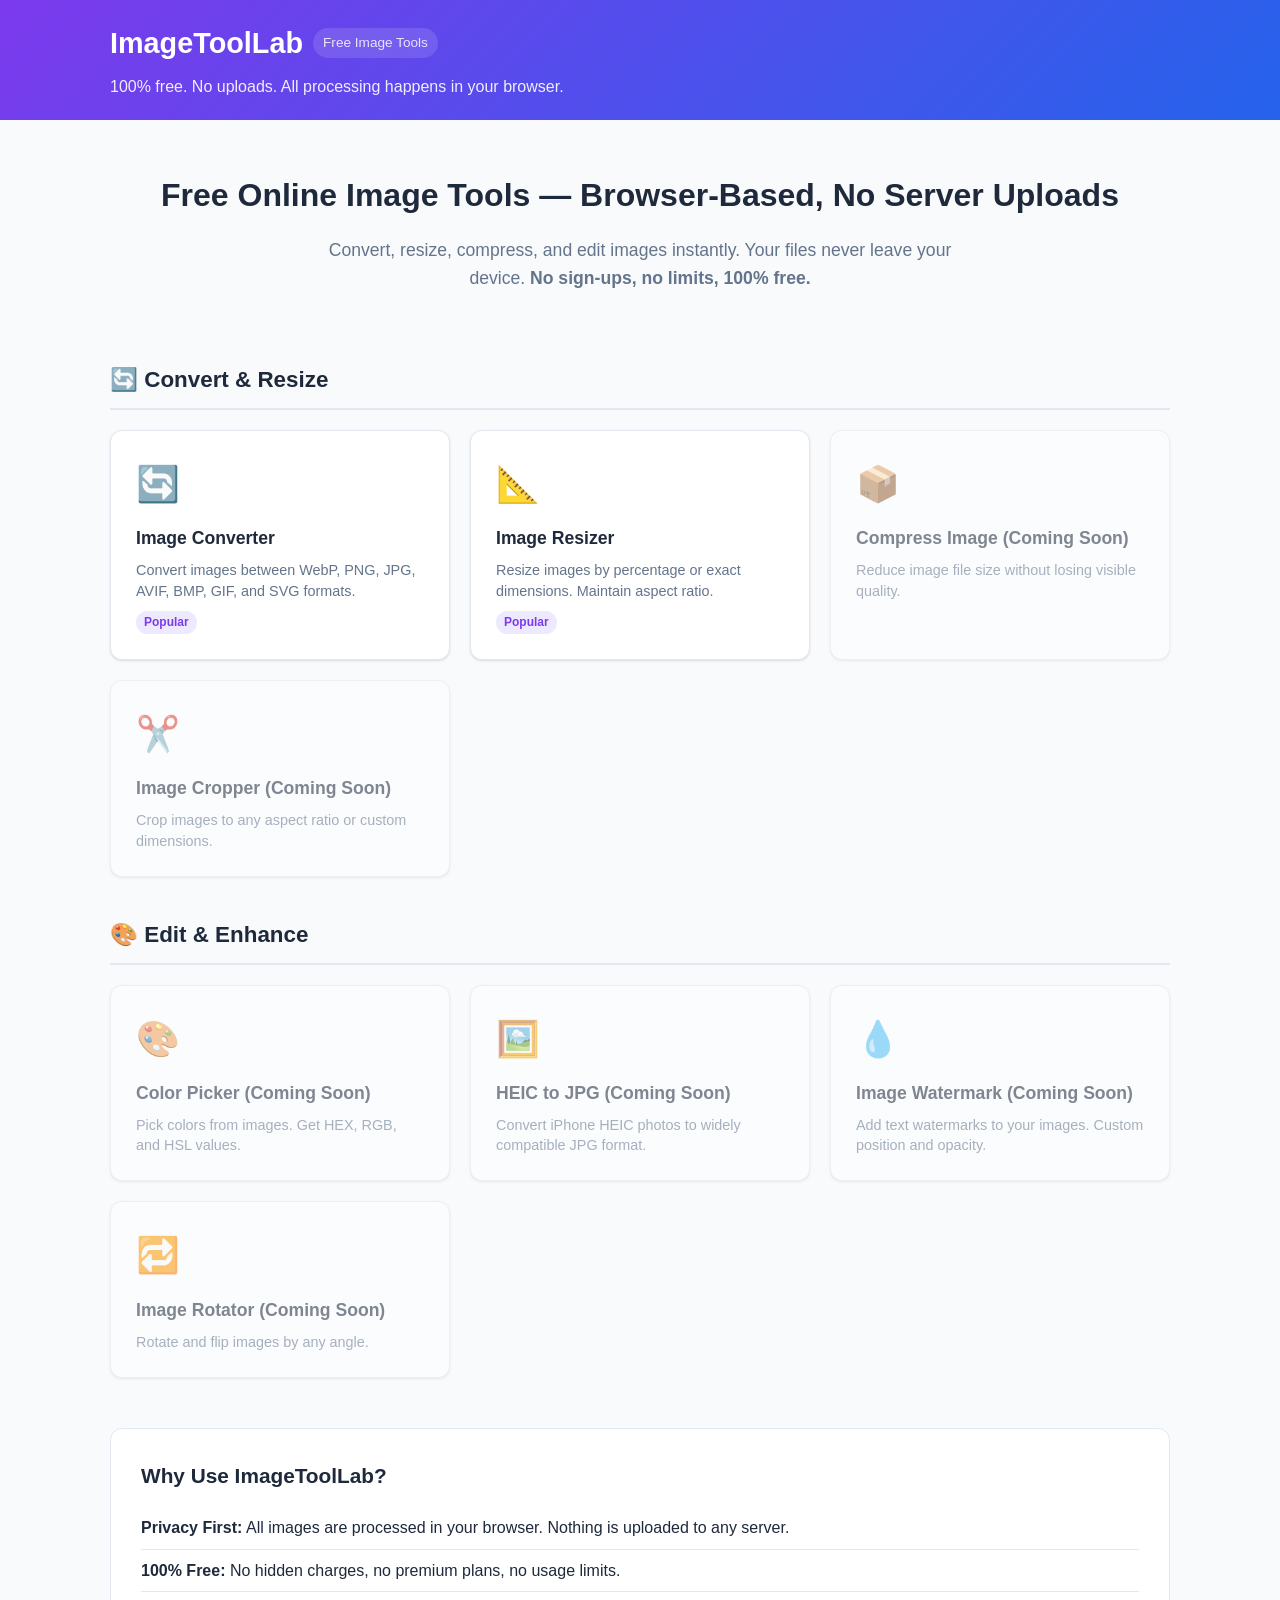
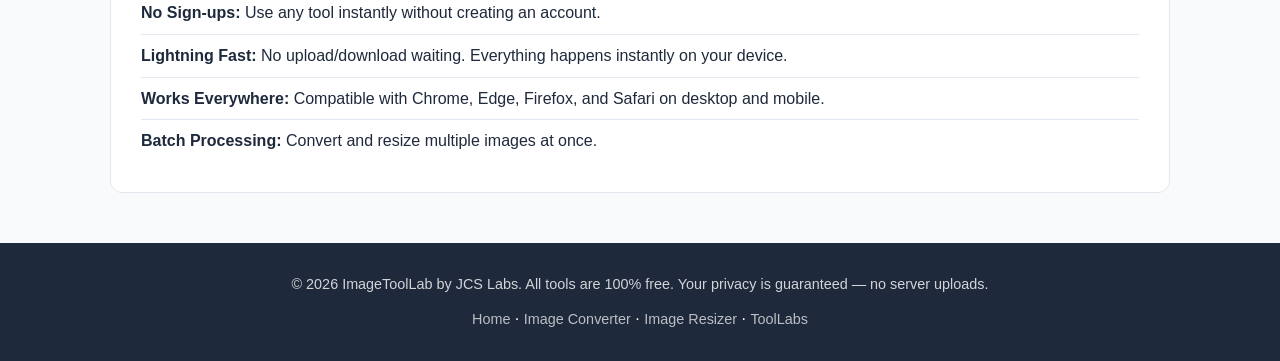
<file: index.html>
<!DOCTYPE html>
<html lang="en">
<head>
  <!-- Google tag (gtag.js) -->
  <script async src="https://www.googletagmanager.com/gtag/js?id=G-503ZSLGF0W"></script>
  <script>
    window.dataLayer = window.dataLayer || [];
    function gtag(){dataLayer.push(arguments);}
    gtag('js', new Date());
    gtag('config', 'G-503ZSLGF0W');

    function trackEvent(action, params) {
      if (typeof gtag === 'function') gtag('event', action, params || {});
    }
  </script>
  <meta charset="UTF-8">
  <meta name="viewport" content="width=device-width, initial-scale=1.0">
  <title>ImageToolLab - Free Online Image Converter, Resizer & More</title>
  <meta name="description" content="100% free online image tools. Convert images to any format, resize, compress, crop, and more. All processing happens in your browser — no uploads, no sign-ups.">
  <meta name="keywords" content="image converter, image resizer, free image tools, convert webp to png, convert jpg to webp, resize image online, image compressor, crop image online">
  <meta property="og:title" content="ImageToolLab - Free Online Image Converter, Resizer & More">
  <meta property="og:description" content="100% free online image tools. Convert, resize, compress, crop and more. All processing in your browser — no uploads.">
  <meta property="og:url" content="https://image-toollab.vercel.app">
  <meta property="og:type" content="website">
  <meta property="og:site_name" content="ImageToolLab">
  <meta name="twitter:card" content="summary">
  <meta name="twitter:title" content="ImageToolLab - Free Online Image Tools">
  <meta name="twitter:description" content="Convert, resize, compress, crop and more. 100% free, no uploads.">
  <link rel="icon" type="image/svg+xml" href="/favicon.svg">
  <link rel="canonical" href="https://image-toollab.vercel.app">
  <link rel="stylesheet" href="/css/style.css">
</head>
<body>

  <header class="site-header">
    <div class="container">
      <a href="/" class="logo">ImageToolLab <span class="logo-tag">Free Image Tools</span></a>
      <p class="tagline">100% free. No uploads. All processing happens in your browser.</p>
    </div>
  </header>

  <main class="container">
    <section class="hero">
      <h1>Free Online Image Tools — Browser-Based, No Server Uploads</h1>
      <p>Convert, resize, compress, and edit images instantly. Your files never leave your device. <strong>No sign-ups, no limits, 100% free.</strong></p>
    </section>

    <section class="tool-grid">
      <h2 class="section-title">🔄 Convert & Resize</h2>
      <div class="grid">
        <a href="/image-converter.html" class="tool-card">
          <div class="tool-icon">🔄</div>
          <h3>Image Converter</h3>
          <p>Convert images between WebP, PNG, JPG, AVIF, BMP, GIF, and SVG formats.</p>
          <span class="tool-badge">Popular</span>
        </a>
        <a href="/image-resizer.html" class="tool-card">
          <div class="tool-icon">📐</div>
          <h3>Image Resizer</h3>
          <p>Resize images by percentage or exact dimensions. Maintain aspect ratio.</p>
          <span class="tool-badge">Popular</span>
        </a>
        <a href="#" class="tool-card disabled">
          <div class="tool-icon">📦</div>
          <h3>Compress Image (Coming Soon)</h3>
          <p>Reduce image file size without losing visible quality.</p>
        </a>
        <a href="#" class="tool-card disabled">
          <div class="tool-icon">✂️</div>
          <h3>Image Cropper (Coming Soon)</h3>
          <p>Crop images to any aspect ratio or custom dimensions.</p>
        </a>
      </div>

      <h2 class="section-title">🎨 Edit & Enhance</h2>
      <div class="grid">
        <a href="#" class="tool-card disabled">
          <div class="tool-icon">🎨</div>
          <h3>Color Picker (Coming Soon)</h3>
          <p>Pick colors from images. Get HEX, RGB, and HSL values.</p>
        </a>
        <a href="#" class="tool-card disabled">
          <div class="tool-icon">🖼️</div>
          <h3>HEIC to JPG (Coming Soon)</h3>
          <p>Convert iPhone HEIC photos to widely compatible JPG format.</p>
        </a>
        <a href="#" class="tool-card disabled">
          <div class="tool-icon">💧</div>
          <h3>Image Watermark (Coming Soon)</h3>
          <p>Add text watermarks to your images. Custom position and opacity.</p>
        </a>
        <a href="#" class="tool-card disabled">
          <div class="tool-icon">🔁</div>
          <h3>Image Rotator (Coming Soon)</h3>
          <p>Rotate and flip images by any angle.</p>
        </a>
      </div>
    </section>

    <section class="seo-content">
      <h2>Why Use ImageToolLab?</h2>
      <ul>
        <li><strong>Privacy First:</strong> All images are processed in your browser. Nothing is uploaded to any server.</li>
        <li><strong>100% Free:</strong> No hidden charges, no premium plans, no usage limits.</li>
        <li><strong>No Sign-ups:</strong> Use any tool instantly without creating an account.</li>
        <li><strong>Lightning Fast:</strong> No upload/download waiting. Everything happens instantly on your device.</li>
        <li><strong>Works Everywhere:</strong> Compatible with Chrome, Edge, Firefox, and Safari on desktop and mobile.</li>
        <li><strong>Batch Processing:</strong> Convert and resize multiple images at once.</li>
      </ul>
    </section>
  </main>

  <footer class="site-footer">
    <div class="container">
      <p>&copy; 2026 ImageToolLab by JCS Labs. All tools are 100% free. Your privacy is guaranteed — no server uploads.</p>
      <nav>
        <a href="/">Home</a> &middot;
        <a href="/image-converter.html">Image Converter</a> &middot;
        <a href="/image-resizer.html">Image Resizer</a> &middot;
        <a href="https://toollabs-phi.vercel.app/" target="_blank">ToolLabs</a>
      </nav>
    </div>
  </footer>

</body>
</html>
</file>
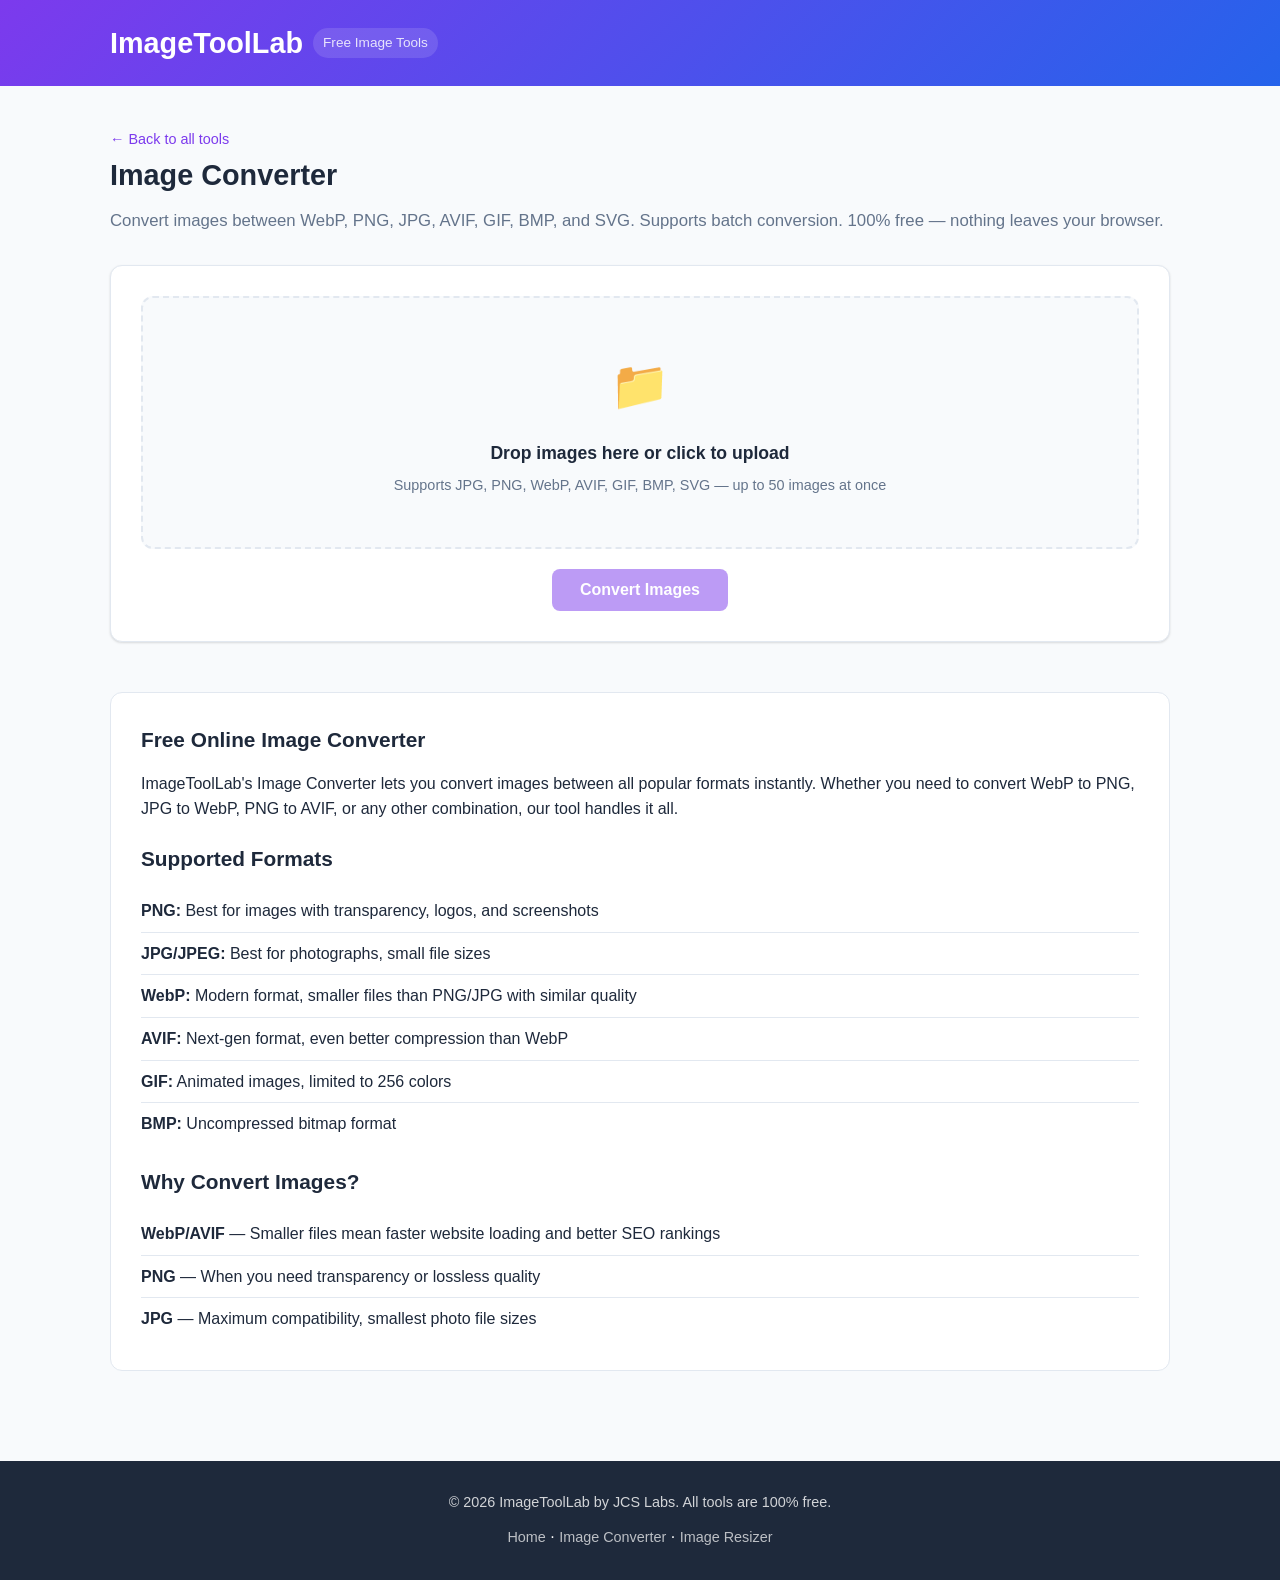
<file: image-converter.html>
<!DOCTYPE html>
<html lang="en">
<head>
  <!-- Google tag (gtag.js) -->
  <script async src="https://www.googletagmanager.com/gtag/js?id=G-503ZSLGF0W"></script>
  <script>
    window.dataLayer = window.dataLayer || [];
    function gtag(){dataLayer.push(arguments);}
    gtag('js', new Date());
    gtag('config', 'G-503ZSLGF0W');

    function trackEvent(action, params) {
      if (typeof gtag === 'function') gtag('event', action, params || {});
    }
  </script>
  <meta charset="UTF-8">
  <meta name="viewport" content="width=device-width, initial-scale=1.0">
  <title>Free Image Converter - Convert WebP, PNG, JPG, AVIF, GIF, BMP Online | ImageToolLab</title>
  <meta name="description" content="Convert images between WebP, PNG, JPG, AVIF, GIF, BMP and SVG formats. 100% free, no upload. Batch conversion supported. Works in your browser.">
  <meta name="keywords" content="image converter, webp to png, png to jpg, jpg to webp, webp converter, avif converter, image format converter, free online image converter">
  <meta property="og:title" content="Free Image Converter - Convert WebP, PNG, JPG, AVIF Online">
  <meta property="og:description" content="Convert images between WebP, PNG, JPG, AVIF, GIF, BMP formats. 100% free, no upload. Batch supported.">
  <meta property="og:url" content="https://image-toollab.vercel.app/image-converter.html">
  <meta property="og:type" content="website">
  <meta property="og:site_name" content="ImageToolLab">
  <meta name="twitter:card" content="summary">
  <meta name="twitter:title" content="Free Image Converter - Convert Any Image Format">
  <meta name="twitter:description" content="WebP, PNG, JPG, AVIF, GIF, BMP. 100% free, batch conversion, no upload.">
  <link rel="icon" type="image/svg+xml" href="/favicon.svg">
  <link rel="canonical" href="https://image-toollab.vercel.app/image-converter.html">
  <link rel="stylesheet" href="/css/style.css">
</head>
<body>

  <header class="site-header">
    <div class="container">
      <a href="/" class="logo">ImageToolLab <span class="logo-tag">Free Image Tools</span></a>
    </div>
  </header>

  <main class="container">
    <section class="tool-page">
      <a href="/" style="color:var(--primary);font-size:0.9rem;text-decoration:none;">&#8592; Back to all tools</a>
      <div class="tool-header">
        <h1>Image Converter</h1>
        <p>Convert images between WebP, PNG, JPG, AVIF, GIF, BMP, and SVG. Supports batch conversion. 100% free — nothing leaves your browser.</p>
      </div>

      <div class="tool-container">
        <!-- Upload Area -->
        <div class="upload-area" id="uploadArea">
          <div class="upload-icon">📁</div>
          <h3>Drop images here or click to upload</h3>
          <p>Supports JPG, PNG, WebP, AVIF, GIF, BMP, SVG — up to 50 images at once</p>
          <input type="file" id="fileInput" accept="image/*" multiple>
        </div>

        <!-- File Info -->
        <div class="file-info" id="fileInfo">
          <span class="file-name" id="fileName"></span>
          <span class="file-size" id="fileSize"></span>
        </div>

        <!-- Options -->
        <div class="options-panel" id="optionsPanel" style="display:none;">
          <h3>Conversion Settings</h3>
          <div class="option-row">
            <label>Convert to:</label>
            <select id="targetFormat">
              <option value="image/png">PNG (.png)</option>
              <option value="image/jpeg">JPG (.jpg)</option>
              <option value="image/webp" selected>WebP (.webp)</option>
              <option value="image/avif">AVIF (.avif)</option>
              <option value="image/bmp">BMP (.bmp)</option>
              <option value="image/gif">GIF (.gif)</option>
            </select>
          </div>
          <div class="option-row" id="qualityRow">
            <label>Quality:</label>
            <input type="range" id="quality" min="10" max="100" value="90" style="min-width:200px;">
            <span id="qualityVal" style="font-size:0.9rem;font-weight:600;">90%</span>
          </div>
          <div class="option-row">
            <label>Background (for PNG/transparent):</label>
            <select id="bgColor">
              <option value="white">White</option>
              <option value="transparent">Transparent (PNG/WebP only)</option>
              <option value="black">Black</option>
              <option value="custom">Custom Color</option>
            </select>
            <input type="color" id="customBgColor" value="#ffffff" style="display:none;width:40px;height:32px;border:none;cursor:pointer;">
          </div>
        </div>

        <!-- Convert Button -->
        <div style="margin-top:20px;text-align:center;">
          <button class="btn btn-primary" id="convertBtn" disabled>Convert Images</button>
        </div>

        <!-- Progress -->
        <div class="progress-container" id="progressContainer">
          <div class="progress-bar-bg">
            <div class="progress-bar-fill" id="progressBar"></div>
          </div>
          <p class="progress-text" id="progressText">Converting...</p>
        </div>

        <!-- Result -->
        <div class="result-container" id="resultContainer">
          <div class="result-icon">&#9989;</div>
          <h3>Conversion Complete!</h3>
          <p id="resultInfo"></p>
          <button class="btn btn-success" id="downloadBtn">Download All</button>
        </div>
      </div>

      <!-- SEO Content -->
      <div class="seo-content">
        <h2>Free Online Image Converter</h2>
        <p>ImageToolLab's Image Converter lets you convert images between all popular formats instantly. Whether you need to convert WebP to PNG, JPG to WebP, PNG to AVIF, or any other combination, our tool handles it all.</p>
        <h2 style="margin-top:20px;">Supported Formats</h2>
        <ul>
          <li><strong>PNG:</strong> Best for images with transparency, logos, and screenshots</li>
          <li><strong>JPG/JPEG:</strong> Best for photographs, small file sizes</li>
          <li><strong>WebP:</strong> Modern format, smaller files than PNG/JPG with similar quality</li>
          <li><strong>AVIF:</strong> Next-gen format, even better compression than WebP</li>
          <li><strong>GIF:</strong> Animated images, limited to 256 colors</li>
          <li><strong>BMP:</strong> Uncompressed bitmap format</li>
        </ul>
        <h2 style="margin-top:20px;">Why Convert Images?</h2>
        <ul>
          <li><strong>WebP/AVIF</strong> — Smaller files mean faster website loading and better SEO rankings</li>
          <li><strong>PNG</strong> — When you need transparency or lossless quality</li>
          <li><strong>JPG</strong> — Maximum compatibility, smallest photo file sizes</li>
        </ul>
      </div>
    </section>
  </main>

  <footer class="site-footer">
    <div class="container">
      <p>&copy; 2026 ImageToolLab by JCS Labs. All tools are 100% free.</p>
      <nav>
        <a href="/">Home</a> &middot;
        <a href="/image-converter.html">Image Converter</a> &middot;
        <a href="/image-resizer.html">Image Resizer</a>
      </nav>
    </div>
  </footer>

  <script>
    const uploadArea = document.getElementById('uploadArea');
    const fileInput = document.getElementById('fileInput');
    const fileInfo = document.getElementById('fileInfo');
    const optionsPanel = document.getElementById('optionsPanel');
    const convertBtn = document.getElementById('convertBtn');
    const progressContainer = document.getElementById('progressContainer');
    const progressBar = document.getElementById('progressBar');
    const progressText = document.getElementById('progressText');
    const resultContainer = document.getElementById('resultContainer');
    const resultInfo = document.getElementById('resultInfo');
    const downloadBtn = document.getElementById('downloadBtn');
    const targetFormat = document.getElementById('targetFormat');
    const qualitySlider = document.getElementById('quality');
    const qualityVal = document.getElementById('qualityVal');
    const bgColorSelect = document.getElementById('bgColor');
    const customBgColor = document.getElementById('customBgColor');

    let files = [];
    let convertedBlobs = [];

    // Events
    uploadArea.addEventListener('click', () => fileInput.click());
    uploadArea.addEventListener('dragover', (e) => { e.preventDefault(); uploadArea.classList.add('dragover'); });
    uploadArea.addEventListener('dragleave', () => uploadArea.classList.remove('dragover'));
    uploadArea.addEventListener('drop', (e) => {
      e.preventDefault();
      uploadArea.classList.remove('dragover');
      handleFiles(e.dataTransfer.files);
    });
    fileInput.addEventListener('change', (e) => handleFiles(e.target.files));

    qualitySlider.addEventListener('input', () => { qualityVal.textContent = qualitySlider.value + '%'; });

    targetFormat.addEventListener('change', () => {
      const fmt = targetFormat.value;
      const showQuality = ['image/jpeg', 'image/webp', 'image/avif'].includes(fmt);
      document.getElementById('qualityRow').style.display = showQuality ? 'flex' : 'none';
    });

    bgColorSelect.addEventListener('change', () => {
      customBgColor.style.display = bgColorSelect.value === 'custom' ? 'inline-block' : 'none';
    });

    downloadBtn.addEventListener('click', downloadAll);
    convertBtn.addEventListener('click', convertImages);

    function handleFiles(fileList) {
      files = Array.from(fileList).filter(f => f.type.startsWith('image/'));
      if (files.length === 0) return;
      document.getElementById('fileName').textContent = files.length === 1 ? files[0].name : `${files.length} images selected`;
      const totalSize = files.reduce((s, f) => s + f.size, 0);
      document.getElementById('fileSize').textContent = formatSize(totalSize);
      fileInfo.classList.add('show');
      optionsPanel.style.display = 'block';
      convertBtn.disabled = false;
      resultContainer.classList.remove('show');
    }

    async function convertImages() {
      trackEvent("convert_start", { tool: "image_converter", file_count: files.length, target_format: targetFormat.value });
      convertBtn.disabled = true;
      progressContainer.classList.add('show');
      resultContainer.classList.remove('show');
      convertedBlobs = [];
      const format = targetFormat.value;
      const quality = qualitySlider.value / 100;
      const ext = getExt(format);

      for (let i = 0; i < files.length; i++) {
        progressText.textContent = `Converting ${i + 1} of ${files.length}...`;
        progressBar.style.width = ((i + 1) / files.length * 100) + '%';
        try {
          const blob = await convertOne(files[i], format, quality);
          convertedBlobs.push({ blob, name: files[i].name.replace(/\.[^.]+$/, '') + '.' + ext });
        } catch (err) {
          console.error('Convert error:', files[i].name, err);
        }
        // Yield to UI
        await new Promise(r => setTimeout(r, 10));
      }

      const totalBefore = files.reduce((s, f) => s + f.size, 0);
      const totalAfter = convertedBlobs.reduce((s, b) => s + b.blob.size, 0);
      const savings = totalBefore > 0 ? Math.round((1 - totalAfter / totalBefore) * 100) : 0;

      resultInfo.textContent = `${convertedBlobs.length} image(s) converted. ${formatSize(totalBefore)} → ${formatSize(totalAfter)} (${savings > 0 ? savings + '% smaller' : savings < 0 ? Math.abs(savings) + '% larger' : 'same size'})`;
      progressContainer.classList.remove('show');
      resultContainer.classList.add('show');
      convertBtn.disabled = false;
      trackEvent("convert_success", { tool: "image_converter", file_count: convertedBlobs.length, target_format: targetFormat.value });
    }

    function convertOne(file, format, quality) {
      return new Promise((resolve, reject) => {
        const reader = new FileReader();
        reader.onload = (e) => {
          const img = new Image();
          img.onload = () => {
            const canvas = document.createElement('canvas');
            canvas.width = img.naturalWidth;
            canvas.height = img.naturalHeight;
            const ctx = canvas.getContext('2d');

            // Background
            const bg = bgColorSelect.value;
            if (bg === 'white') { ctx.fillStyle = '#ffffff'; ctx.fillRect(0, 0, canvas.width, canvas.height); }
            else if (bg === 'black') { ctx.fillStyle = '#000000'; ctx.fillRect(0, 0, canvas.width, canvas.height); }
            else if (bg === 'custom') { ctx.fillStyle = customBgColor.value; ctx.fillRect(0, 0, canvas.width, canvas.height); }

            ctx.drawImage(img, 0, 0);

            // For AVIF, try native canvas support first
            canvas.toBlob((blob) => {
              if (blob) resolve(blob);
              else reject(new Error('Conversion failed'));
            }, format, quality);
          };
          img.onerror = () => reject(new Error('Failed to load image'));
          img.src = e.target.result;
        };
        reader.onerror = () => reject(new Error('Failed to read file'));
        reader.readAsDataURL(file);
      });
    }

    function downloadAll() {
      convertedBlobs.forEach(({ blob, name }) => {
        const url = URL.createObjectURL(blob);
        const a = document.createElement('a');
        a.href = url;
        a.download = name;
        a.click();
        URL.revokeObjectURL(url);
      });
    }

    function getExt(mime) {
      const map = { 'image/png': 'png', 'image/jpeg': 'jpg', 'image/webp': 'webp', 'image/avif': 'avif', 'image/bmp': 'bmp', 'image/gif': 'gif' };
      return map[mime] || 'png';
    }

    function formatSize(bytes) {
      if (bytes < 1024) return bytes + ' B';
      if (bytes < 1048576) return (bytes / 1024).toFixed(1) + ' KB';
      return (bytes / 1048576).toFixed(1) + ' MB';
    }
  </script>

</body>
</html>
</file>
<file: css/style.css>
/* === Reset & Base === */
*, *::before, *::after { box-sizing: border-box; margin: 0; padding: 0; }

:root {
  --primary: #7c3aed;
  --primary-dark: #6d28d9;
  --primary-light: #ede9fe;
  --bg: #f8fafc;
  --card-bg: #ffffff;
  --text: #1e293b;
  --text-muted: #64748b;
  --border: #e2e8f0;
  --success: #16a34a;
  --success-bg: #dcfce7;
  --radius: 12px;
  --shadow: 0 1px 3px rgba(0,0,0,0.08), 0 1px 2px rgba(0,0,0,0.06);
  --shadow-hover: 0 10px 25px rgba(0,0,0,0.1);
  --font: -apple-system, BlinkMacSystemFont, 'Segoe UI', Roboto, sans-serif;
}

html { scroll-behavior: smooth; }

body {
  font-family: var(--font);
  background: var(--bg);
  color: var(--text);
  line-height: 1.6;
  min-height: 100vh;
  display: flex;
  flex-direction: column;
}

.container {
  max-width: 1100px;
  margin: 0 auto;
  padding: 0 20px;
  width: 100%;
}

/* === Header === */
.site-header {
  background: linear-gradient(135deg, #7c3aed 0%, #2563eb 100%);
  color: white;
  padding: 20px 0;
}

.logo {
  font-size: 1.8rem;
  font-weight: 800;
  color: white;
  text-decoration: none;
  display: flex;
  align-items: center;
  gap: 10px;
}

.logo-tag {
  font-size: 0.85rem;
  font-weight: 400;
  opacity: 0.85;
  background: rgba(255,255,255,0.15);
  padding: 4px 10px;
  border-radius: 20px;
}

.tagline {
  margin-top: 8px;
  opacity: 0.9;
  font-size: 1rem;
}

/* === Hero === */
.hero {
  text-align: center;
  padding: 50px 0 30px;
}

.hero h1 {
  font-size: 2rem;
  font-weight: 800;
  margin-bottom: 15px;
}

.hero p {
  font-size: 1.1rem;
  color: var(--text-muted);
  max-width: 650px;
  margin: 0 auto;
}

/* === Sections === */
.section-title {
  font-size: 1.4rem;
  font-weight: 700;
  margin: 40px 0 20px;
  padding-bottom: 10px;
  border-bottom: 2px solid var(--border);
}

/* === Grid === */
.grid {
  display: grid;
  grid-template-columns: repeat(auto-fill, minmax(280px, 1fr));
  gap: 20px;
}

.tool-card {
  background: var(--card-bg);
  border-radius: var(--radius);
  padding: 25px;
  text-decoration: none;
  color: var(--text);
  border: 1px solid var(--border);
  box-shadow: var(--shadow);
  transition: all 0.2s ease;
  position: relative;
}

.tool-card:hover:not(.disabled) {
  transform: translateY(-3px);
  box-shadow: var(--shadow-hover);
  border-color: var(--primary);
}

.tool-card.disabled {
  opacity: 0.55;
  cursor: default;
}

.tool-icon {
  font-size: 2.2rem;
  margin-bottom: 12px;
}

.tool-card h3 {
  font-size: 1.1rem;
  font-weight: 600;
  margin-bottom: 8px;
}

.tool-card p {
  font-size: 0.9rem;
  color: var(--text-muted);
  line-height: 1.4;
}

.tool-badge {
  display: inline-block;
  background: var(--primary-light);
  color: var(--primary);
  font-size: 0.75rem;
  font-weight: 700;
  padding: 2px 8px;
  border-radius: 20px;
  margin-top: 10px;
}

/* === Tool Page === */
.tool-page {
  padding: 40px 0;
}

.tool-header {
  margin-bottom: 30px;
}

.tool-header h1 {
  font-size: 1.8rem;
  font-weight: 800;
  margin-bottom: 10px;
}

.tool-header p {
  color: var(--text-muted);
  font-size: 1.05rem;
}

.tool-container {
  background: var(--card-bg);
  border-radius: var(--radius);
  border: 1px solid var(--border);
  padding: 30px;
  box-shadow: var(--shadow);
}

/* === Upload Area === */
.upload-area {
  border: 2px dashed var(--border);
  border-radius: var(--radius);
  padding: 50px 30px;
  text-align: center;
  cursor: pointer;
  transition: all 0.2s ease;
  background: var(--bg);
}

.upload-area:hover,
.upload-area.dragover {
  border-color: var(--primary);
  background: var(--primary-light);
}

.upload-icon {
  font-size: 3rem;
  margin-bottom: 15px;
}

.upload-area h3 {
  font-size: 1.1rem;
  font-weight: 600;
  margin-bottom: 6px;
}

.upload-area p {
  font-size: 0.9rem;
  color: var(--text-muted);
}

.upload-area input[type="file"] {
  display: none;
}

/* === File Info === */
.file-info {
  display: none;
  align-items: center;
  gap: 15px;
  padding: 15px;
  background: var(--bg);
  border-radius: 8px;
  margin-top: 15px;
}

.file-info.show { display: flex; }

.file-name {
  flex: 1;
  font-weight: 500;
  overflow: hidden;
  text-overflow: ellipsis;
  white-space: nowrap;
}

.file-size {
  color: var(--text-muted);
  font-size: 0.85rem;
}

/* === Button === */
.btn {
  display: inline-block;
  padding: 12px 28px;
  border-radius: 8px;
  font-size: 1rem;
  font-weight: 600;
  border: none;
  cursor: pointer;
  transition: all 0.2s;
  text-decoration: none;
}

.btn-primary {
  background: var(--primary);
  color: white;
}

.btn-primary:hover { background: var(--primary-dark); }

.btn-primary:disabled {
  opacity: 0.5;
  cursor: not-allowed;
}

.btn-success {
  background: var(--success);
  color: white;
}

.btn-success:hover { background: #15803d; }

/* === Progress === */
.progress-container {
  display: none;
  margin-top: 20px;
}

.progress-container.show { display: block; }

.progress-bar-bg {
  width: 100%;
  height: 8px;
  background: var(--border);
  border-radius: 20px;
  overflow: hidden;
}

.progress-bar-fill {
  height: 100%;
  background: linear-gradient(90deg, var(--primary), #2563eb);
  border-radius: 20px;
  width: 0%;
  transition: width 0.3s ease;
}

.progress-text {
  text-align: center;
  margin-top: 10px;
  font-size: 0.9rem;
  color: var(--text-muted);
}

/* === Result === */
.result-container {
  display: none;
  margin-top: 20px;
  padding: 20px;
  background: var(--success-bg);
  border-radius: 8px;
  text-align: center;
}

.result-container.show { display: block; }

.result-icon { font-size: 2.5rem; margin-bottom: 10px; }

.result-container h3 {
  color: var(--success);
  margin-bottom: 5px;
}

.result-container p {
  color: var(--text-muted);
  margin-bottom: 15px;
}

/* === Options Panel === */
.options-panel {
  margin-top: 20px;
  padding: 20px;
  background: var(--bg);
  border-radius: var(--radius);
  border: 1px solid var(--border);
}

.options-panel h3 {
  font-size: 1rem;
  font-weight: 600;
  margin-bottom: 15px;
}

.option-row {
  display: flex;
  align-items: center;
  gap: 12px;
  margin-bottom: 12px;
  flex-wrap: wrap;
}

.option-row label {
  font-size: 0.9rem;
  font-weight: 500;
  min-width: 120px;
}

.option-row select,
.option-row input[type="number"],
.option-row input[type="text"] {
  padding: 8px 12px;
  border: 1px solid var(--border);
  border-radius: 6px;
  font-size: 0.9rem;
  min-width: 150px;
}

.option-row select:focus,
.option-row input:focus {
  outline: none;
  border-color: var(--primary);
}

.option-row input[type="checkbox"] {
  width: 18px;
  height: 18px;
}

/* === Preview === */
.preview-container {
  margin-top: 20px;
  text-align: center;
}

.preview-container img {
  max-width: 100%;
  max-height: 400px;
  border-radius: 8px;
  border: 1px solid var(--border);
}

.preview-info {
  margin-top: 10px;
  font-size: 0.85rem;
  color: var(--text-muted);
}

/* === SEO Content === */
.seo-content {
  margin: 50px 0;
  padding: 30px;
  background: var(--card-bg);
  border-radius: var(--radius);
  border: 1px solid var(--border);
}

.seo-content h2 {
  font-size: 1.3rem;
  font-weight: 700;
  margin-bottom: 15px;
}

.seo-content ul {
  list-style: none;
}

.seo-content li {
  padding: 8px 0;
  border-bottom: 1px solid var(--border);
}

.seo-content li:last-child { border: none; }

/* === Footer === */
.site-footer {
  margin-top: auto;
  background: var(--text);
  color: white;
  padding: 30px 0;
  text-align: center;
}

.site-footer p {
  opacity: 0.8;
  font-size: 0.9rem;
  margin-bottom: 10px;
}

.site-footer nav a {
  color: rgba(255,255,255,0.7);
  text-decoration: none;
  font-size: 0.9rem;
}

.site-footer nav a:hover { color: white; }

/* === Responsive === */
@media (max-width: 768px) {
  .hero h1 { font-size: 1.5rem; }
  .grid { grid-template-columns: 1fr; }
  .upload-area { padding: 30px 20px; }
  .tool-container { padding: 20px; }
  .file-info { flex-wrap: wrap; }
  .option-row { flex-direction: column; align-items: flex-start; }
  .option-row label { min-width: auto; }
}
</file>
